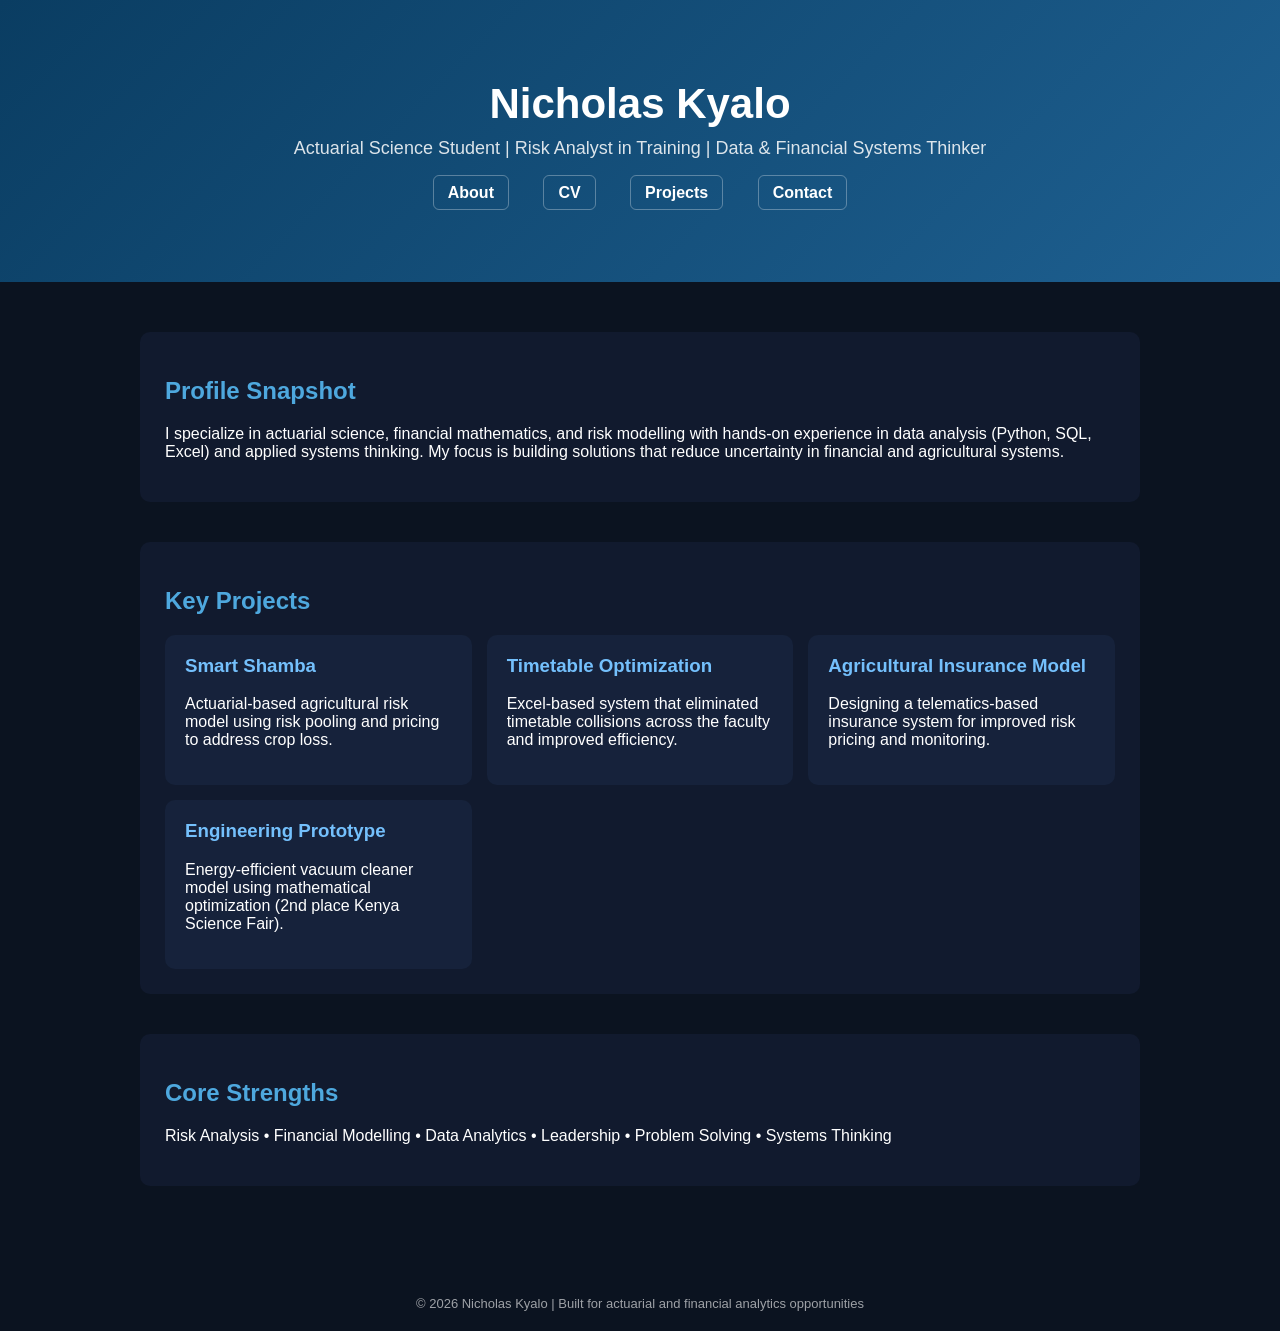
<file: index.html>
<!DOCTYPE html>
<html lang="en">
<head>
    <meta charset="UTF-8">
    <meta name="viewport" content="width=device-width, initial-scale=1.0">
    <title>Nicholas Kyalo | Portfolio</title>

    <style>
        body {
            margin: 0;
            font-family: "Segoe UI", Tahoma, sans-serif;
            background: #0b1320;
            color: white;
        }

        header {
            padding: 80px 20px;
            text-align: center;
            background: linear-gradient(135deg, #0a3d62, #1e6091);
        }

        header h1 {
            margin: 0;
            font-size: 42px;
        }

        header p {
            font-size: 18px;
            opacity: 0.85;
            margin-top: 10px;
        }

        nav {
            margin-top: 25px;
        }

        nav a {
            color: white;
            text-decoration: none;
            margin: 0 15px;
            font-weight: bold;
            padding: 8px 14px;
            border: 1px solid rgba(255,255,255,0.3);
            border-radius: 6px;
            transition: 0.3s;
        }

        nav a:hover {
            background: white;
            color: #0a3d62;
        }

        .container {
            max-width: 1000px;
            margin: auto;
            padding: 50px 20px;
        }

        .section {
            margin-bottom: 40px;
            background: #111a2e;
            padding: 25px;
            border-radius: 10px;
        }

        h2 {
            color: #4ea8de;
        }

        .grid {
            display: grid;
            grid-template-columns: repeat(auto-fit, minmax(250px, 1fr));
            gap: 15px;
            margin-top: 15px;
        }

        .card {
            background: #16223b;
            padding: 20px;
            border-radius: 10px;
        }

        .card h3 {
            margin-top: 0;
            color: #74c0fc;
        }

        footer {
            text-align: center;
            padding: 20px;
            font-size: 13px;
            opacity: 0.6;
        }
    </style>
</head>

<body>

<header>
    <h1>Nicholas Kyalo</h1>
    <p>Actuarial Science Student | Risk Analyst in Training | Data & Financial Systems Thinker</p>

    <nav>
        <a href="about.html">About</a>
        <a href="cv.html">CV</a>
        <a href="#projects">Projects</a>
        <a href="mailto:nicholaskyalo442@gmail.com">Contact</a>
    </nav>
</header>

<div class="container">

    <div class="section">
        <h2>Profile Snapshot</h2>
        <p>
            I specialize in actuarial science, financial mathematics, and risk modelling with hands-on experience
            in data analysis (Python, SQL, Excel) and applied systems thinking. My focus is building solutions that
            reduce uncertainty in financial and agricultural systems.
        </p>
    </div>

    <div class="section" id="projects">
        <h2>Key Projects</h2>

        <div class="grid">

            <div class="card">
                <h3>Smart Shamba</h3>
                <p>Actuarial-based agricultural risk model using risk pooling and pricing to address crop loss.</p>
            </div>

            <div class="card">
                <h3>Timetable Optimization</h3>
                <p>Excel-based system that eliminated timetable collisions across the faculty and improved efficiency.</p>
            </div>

            <div class="card">
                <h3>Agricultural Insurance Model</h3>
                <p>Designing a telematics-based insurance system for improved risk pricing and monitoring.</p>
            </div>

            <div class="card">
                <h3>Engineering Prototype</h3>
                <p>Energy-efficient vacuum cleaner model using mathematical optimization (2nd place Kenya Science Fair).</p>
            </div>

        </div>
    </div>

    <div class="section">
        <h2>Core Strengths</h2>
        <p>
            Risk Analysis • Financial Modelling • Data Analytics • Leadership • Problem Solving • Systems Thinking
        </p>
    </div>

</div>

<footer>
    © 2026 Nicholas Kyalo | Built for actuarial and financial analytics opportunities
</footer>

</body>
</html>
</file>
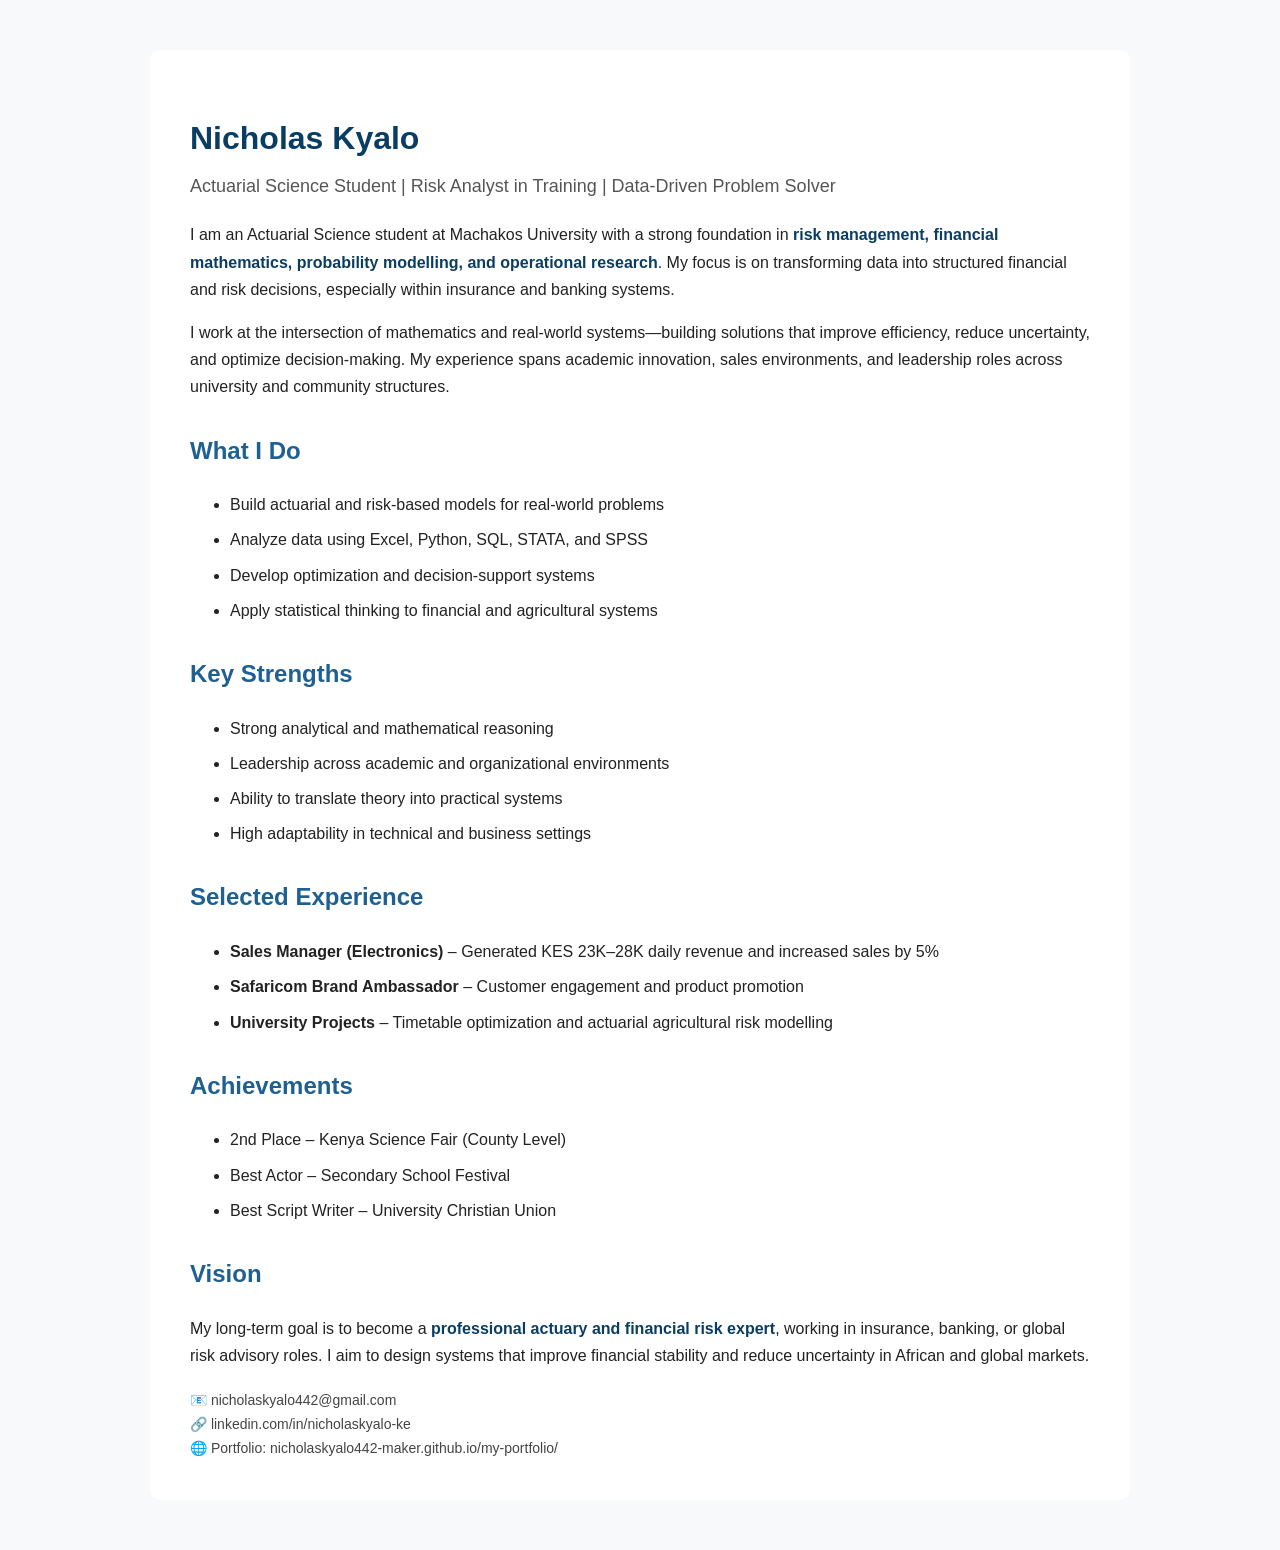
<file: about.html>
<!DOCTYPE html>
<html lang="en">
<head>
    <meta charset="UTF-8">
    <meta name="viewport" content="width=device-width, initial-scale=1.0">
    <title>About - Nicholas Kyalo</title>
    <style>
        body {
            font-family: "Segoe UI", Tahoma, sans-serif;
            margin: 50px;
            line-height: 1.7;
            color: #222;
            background-color: #f8f9fa;
        }

        .container {
            max-width: 900px;
            margin: auto;
            background: white;
            padding: 40px;
            border-radius: 10px;
        }

        h1 {
            color: #0a3d62;
            margin-bottom: 5px;
        }

        h2 {
            color: #1e6091;
            margin-top: 30px;
        }

        .tagline {
            font-size: 18px;
            color: #555;
            margin-bottom: 20px;
        }

        .highlight {
            font-weight: bold;
            color: #0a3d62;
        }

        ul {
            margin-top: 10px;
        }

        li {
            margin-bottom: 8px;
        }

        .contact {
            margin-top: 20px;
            font-size: 14px;
            color: #444;
        }
    </style>
</head>

<body>

<div class="container">

    <h1>Nicholas Kyalo</h1>
    <div class="tagline">
        Actuarial Science Student | Risk Analyst in Training | Data-Driven Problem Solver
    </div>

    <p>
        I am an Actuarial Science student at Machakos University with a strong foundation in
        <span class="highlight">risk management, financial mathematics, probability modelling, and operational research</span>.
        My focus is on transforming data into structured financial and risk decisions, especially within insurance and banking systems.
    </p>

    <p>
        I work at the intersection of mathematics and real-world systems—building solutions that improve efficiency,
        reduce uncertainty, and optimize decision-making. My experience spans academic innovation, sales environments,
        and leadership roles across university and community structures.
    </p>

    <h2>What I Do</h2>
    <ul>
        <li>Build actuarial and risk-based models for real-world problems</li>
        <li>Analyze data using Excel, Python, SQL, STATA, and SPSS</li>
        <li>Develop optimization and decision-support systems</li>
        <li>Apply statistical thinking to financial and agricultural systems</li>
    </ul>

    <h2>Key Strengths</h2>
    <ul>
        <li>Strong analytical and mathematical reasoning</li>
        <li>Leadership across academic and organizational environments</li>
        <li>Ability to translate theory into practical systems</li>
        <li>High adaptability in technical and business settings</li>
    </ul>

    <h2>Selected Experience</h2>
    <ul>
        <li><strong>Sales Manager (Electronics)</strong> – Generated KES 23K–28K daily revenue and increased sales by 5%</li>
        <li><strong>Safaricom Brand Ambassador</strong> – Customer engagement and product promotion</li>
        <li><strong>University Projects</strong> – Timetable optimization and actuarial agricultural risk modelling</li>
    </ul>

    <h2>Achievements</h2>
    <ul>
        <li>2nd Place – Kenya Science Fair (County Level)</li>
        <li>Best Actor – Secondary School Festival</li>
        <li>Best Script Writer – University Christian Union</li>
    </ul>

    <h2>Vision</h2>
    <p>
        My long-term goal is to become a <span class="highlight">professional actuary and financial risk expert</span>,
        working in insurance, banking, or global risk advisory roles. I aim to design systems that improve financial
        stability and reduce uncertainty in African and global markets.
    </p>

    <div class="contact">
        📧 nicholaskyalo442@gmail.com <br>
        🔗 linkedin.com/in/nicholaskyalo-ke <br>
        🌐 Portfolio: nicholaskyalo442-maker.github.io/my-portfolio/
    </div>

</div>

</body>
</html>
</file>
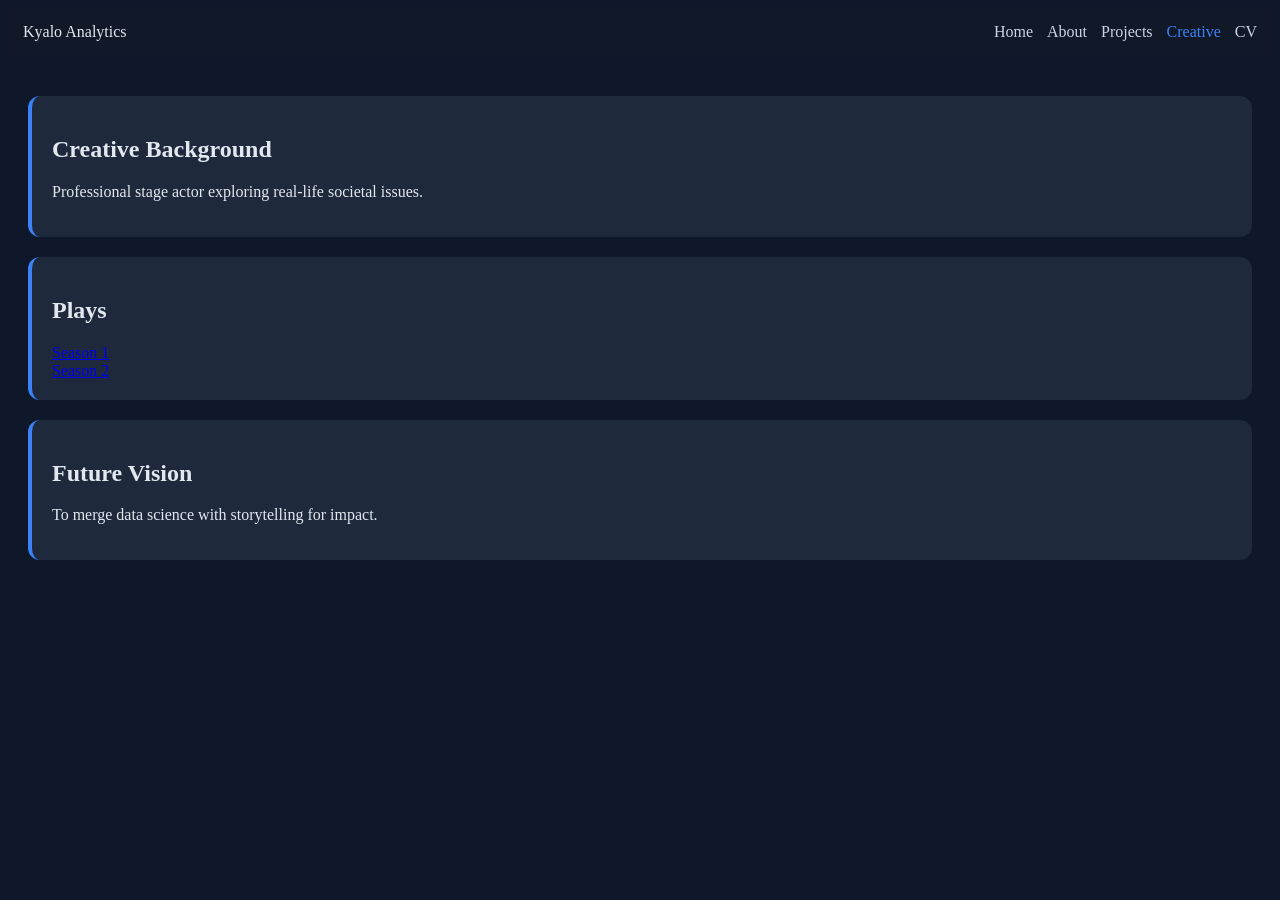
<file: creative.html>
<!DOCTYPE html>
<html>
<head>
<title>Creative | Kyalo Analytics</title>
<link rel="stylesheet" href="styles.css">
</head>

<body>

<nav class="saas-nav">
  <div class="logo">Kyalo Analytics</div>
  <div class="links">
    <a href="index.html">Home</a>
    <a href="about.html">About</a>
    <a href="projects.html">Projects</a>
    <a href="creative.html" class="active">Creative</a>
    <a href="cv.html">CV</a>
  </div>
</nav>

<div class="container">

<div class="card">
<h2>Creative Background</h2>
<p>Professional stage actor exploring real-life societal issues.</p>
</div>

<div class="card">
<h2>Plays</h2>
<a href="woundsofwondersseason1.pdf">Season 1</a><br>
<a href="woundsofwondersseason2.pdf">Season 2</a>
</div>

<div class="card">
<h2>Future Vision</h2>
<p>To merge data science with storytelling for impact.</p>
</div>

</div>

</body>
</html>
</file>
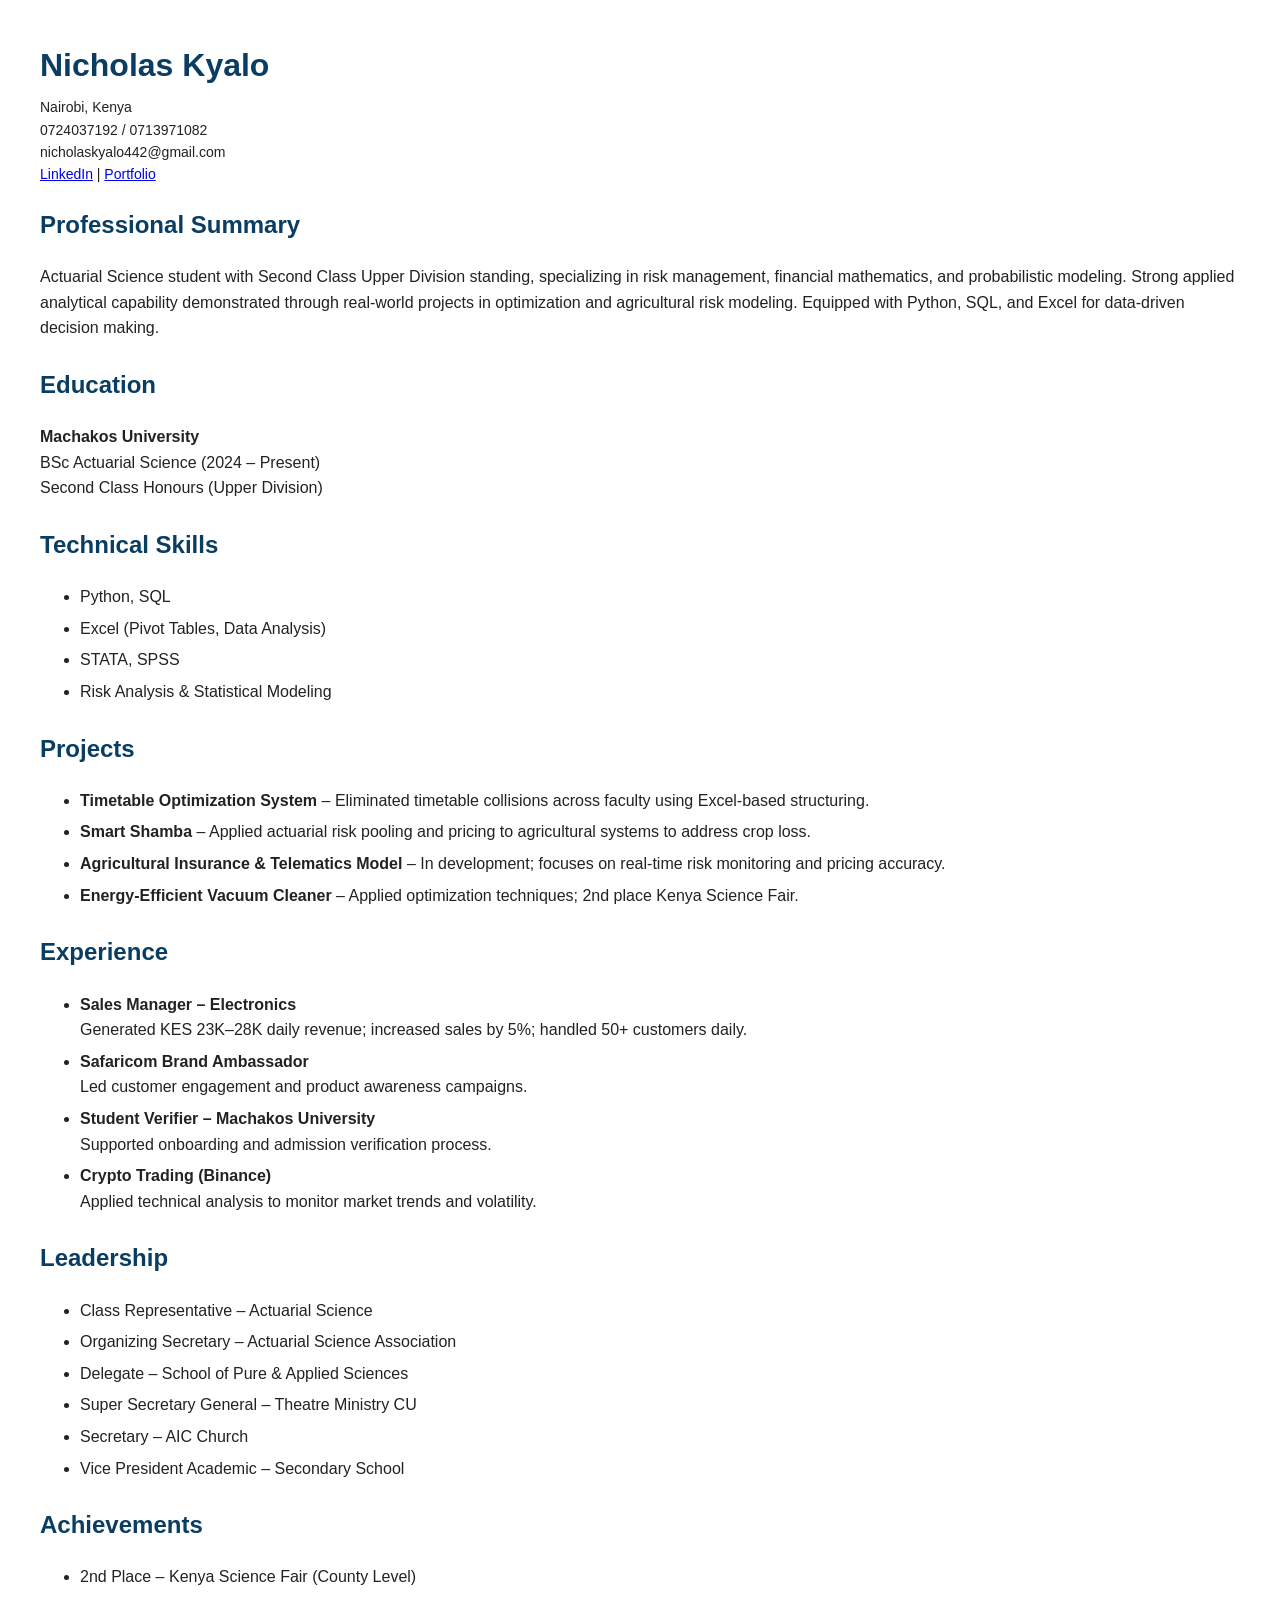
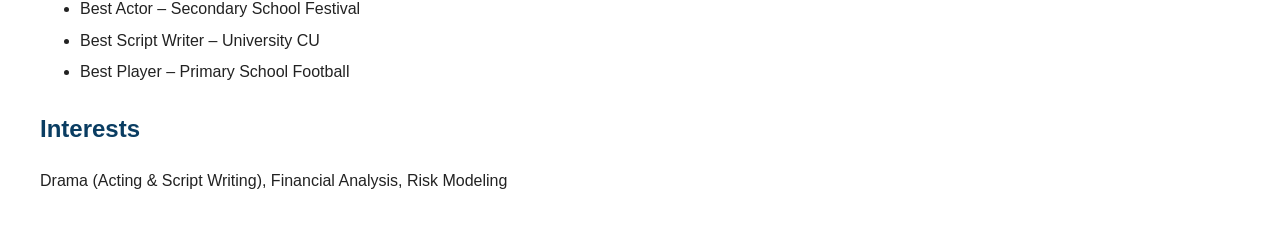
<file: cv.html>
<!DOCTYPE html>
<html lang="en">
<head>
    <meta charset="UTF-8">
    <meta name="viewport" content="width=device-width, initial-scale=1.0">
    <title>Nicholas M Kyalo - CV</title>
    <style>
        body {
            font-family: "Segoe UI", Tahoma, sans-serif;
            line-height: 1.6;
            margin: 40px;
            color: #222;
        }
        h1, h2 {
            color: #0a3d62;
        }
        h1 {
            margin-bottom: 5px;
        }
        .contact {
            font-size: 14px;
            margin-bottom: 20px;
        }
        .section {
            margin-bottom: 25px;
        }
        ul {
            margin-top: 5px;
        }
        li {
            margin-bottom: 6px;
        }
    </style>
</head>
<body>

    <h1>Nicholas Kyalo</h1>
    <div class="contact">
        Nairobi, Kenya <br>
        0724037192 / 0713971082 <br>
        nicholaskyalo442@gmail.com <br>
        <a href="https://linkedin.com/in/nicholaskyalo-ke">LinkedIn</a> |
        <a href="https://nicholaskyalo442-maker.github.io/my-portfolio/">Portfolio</a>
    </div>

    <div class="section">
        <h2>Professional Summary</h2>
        <p>
            Actuarial Science student with Second Class Upper Division standing, specializing in risk management,
            financial mathematics, and probabilistic modeling. Strong applied analytical capability demonstrated
            through real-world projects in optimization and agricultural risk modeling. Equipped with Python, SQL,
            and Excel for data-driven decision making.
        </p>
    </div>

    <div class="section">
        <h2>Education</h2>
        <p><strong>Machakos University</strong><br>
        BSc Actuarial Science (2024 – Present)<br>
        Second Class Honours (Upper Division)</p>
    </div>

    <div class="section">
        <h2>Technical Skills</h2>
        <ul>
            <li>Python, SQL</li>
            <li>Excel (Pivot Tables, Data Analysis)</li>
            <li>STATA, SPSS</li>
            <li>Risk Analysis & Statistical Modeling</li>
        </ul>
    </div>

    <div class="section">
        <h2>Projects</h2>
        <ul>
            <li>
                <strong>Timetable Optimization System</strong> – Eliminated timetable collisions across faculty
                using Excel-based structuring.
            </li>
            <li>
                <strong>Smart Shamba</strong> – Applied actuarial risk pooling and pricing to agricultural systems
                to address crop loss.
            </li>
            <li>
                <strong>Agricultural Insurance & Telematics Model</strong> – In development; focuses on real-time
                risk monitoring and pricing accuracy.
            </li>
            <li>
                <strong>Energy-Efficient Vacuum Cleaner</strong> – Applied optimization techniques;
                2nd place Kenya Science Fair.
            </li>
        </ul>
    </div>

    <div class="section">
        <h2>Experience</h2>
        <ul>
            <li>
                <strong>Sales Manager – Electronics</strong><br>
                Generated KES 23K–28K daily revenue; increased sales by 5%; handled 50+ customers daily.
            </li>
            <li>
                <strong>Safaricom Brand Ambassador</strong><br>
                Led customer engagement and product awareness campaigns.
            </li>
            <li>
                <strong>Student Verifier – Machakos University</strong><br>
                Supported onboarding and admission verification process.
            </li>
            <li>
                <strong>Crypto Trading (Binance)</strong><br>
                Applied technical analysis to monitor market trends and volatility.
            </li>
        </ul>
    </div>

    <div class="section">
        <h2>Leadership</h2>
        <ul>
            <li>Class Representative – Actuarial Science</li>
            <li>Organizing Secretary – Actuarial Science Association</li>
            <li>Delegate – School of Pure & Applied Sciences</li>
            <li>Super Secretary General – Theatre Ministry CU</li>
            <li>Secretary – AIC Church</li>
            <li>Vice President Academic – Secondary School</li>
        </ul>
    </div>

    <div class="section">
        <h2>Achievements</h2>
        <ul>
            <li>2nd Place – Kenya Science Fair (County Level)</li>
            <li>Best Actor – Secondary School Festival</li>
            <li>Best Script Writer – University CU</li>
            <li>Best Player – Primary School Football</li>
        </ul>
    </div>

    <div class="section">
        <h2>Interests</h2>
        <p>Drama (Acting & Script Writing), Financial Analysis, Risk Modeling</p>
    </div>

</body>
  </html>
</file>
<file: styles.css>
body {
  background:#0f172a;
  color:#e2e8f0;
  font-family:Poppins;
}

.saas-nav {
  display:flex;
  justify-content:space-between;
  padding:15px;
  background:#111827;
}

.saas-nav a {
  color:#cbd5e1;
  margin-left:10px;
  text-decoration:none;
}

.saas-nav a.active {
  color:#3b82f6;
}

.container {
  padding:20px;
}

.hero-card {
  text-align:center;
  padding:60px;
  background:linear-gradient(135deg,#1e293b,#0f172a);
}

.dp {
  width:120px;
  border-radius:50%;
}

.card {
  background:#1e293b;
  padding:20px;
  margin-top:20px;
  border-radius:12px;
  border-left:4px solid #3b82f6;
}

.about-layout {
  display:grid;
  grid-template-columns:1fr 1fr;
  gap:30px;
}

.about-photo {
  width:100%;
  border-radius:12px;
}

footer {
  text-align:center;
  margin-top:40px;
}
</file>
